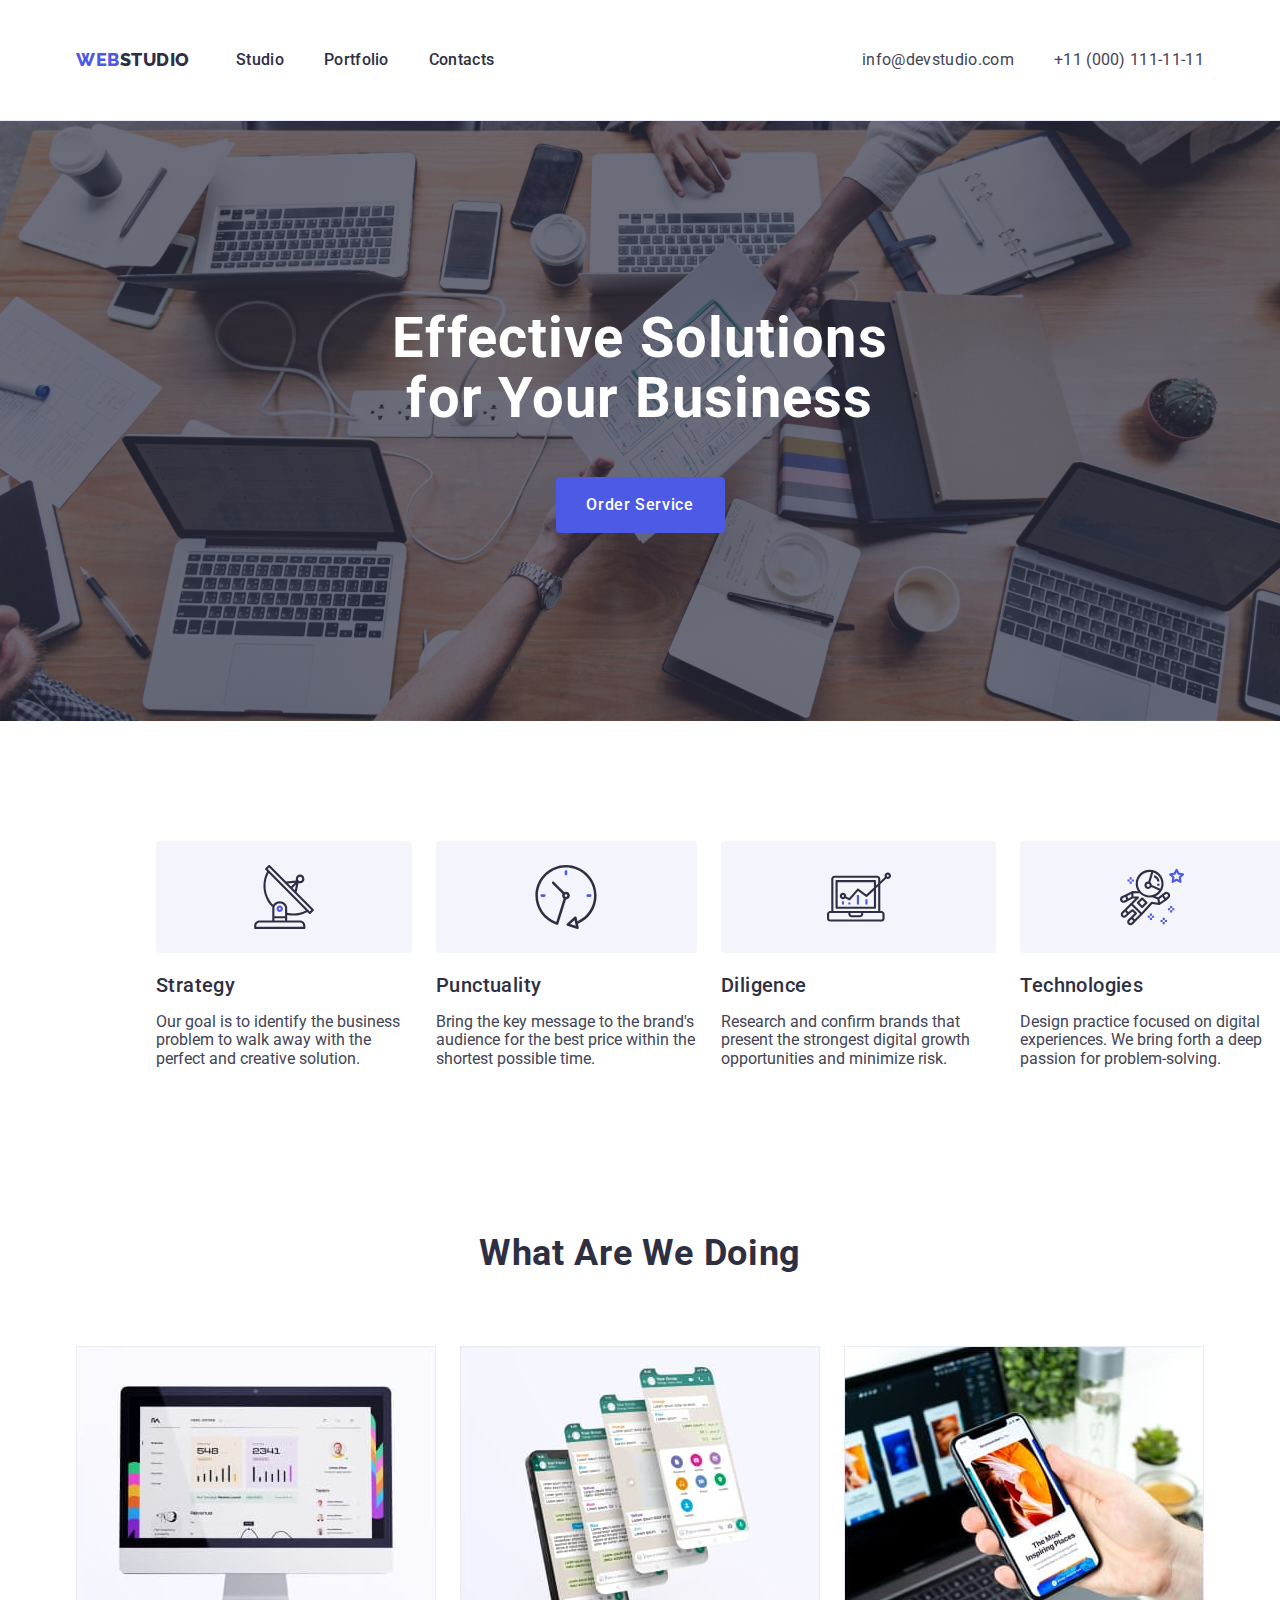
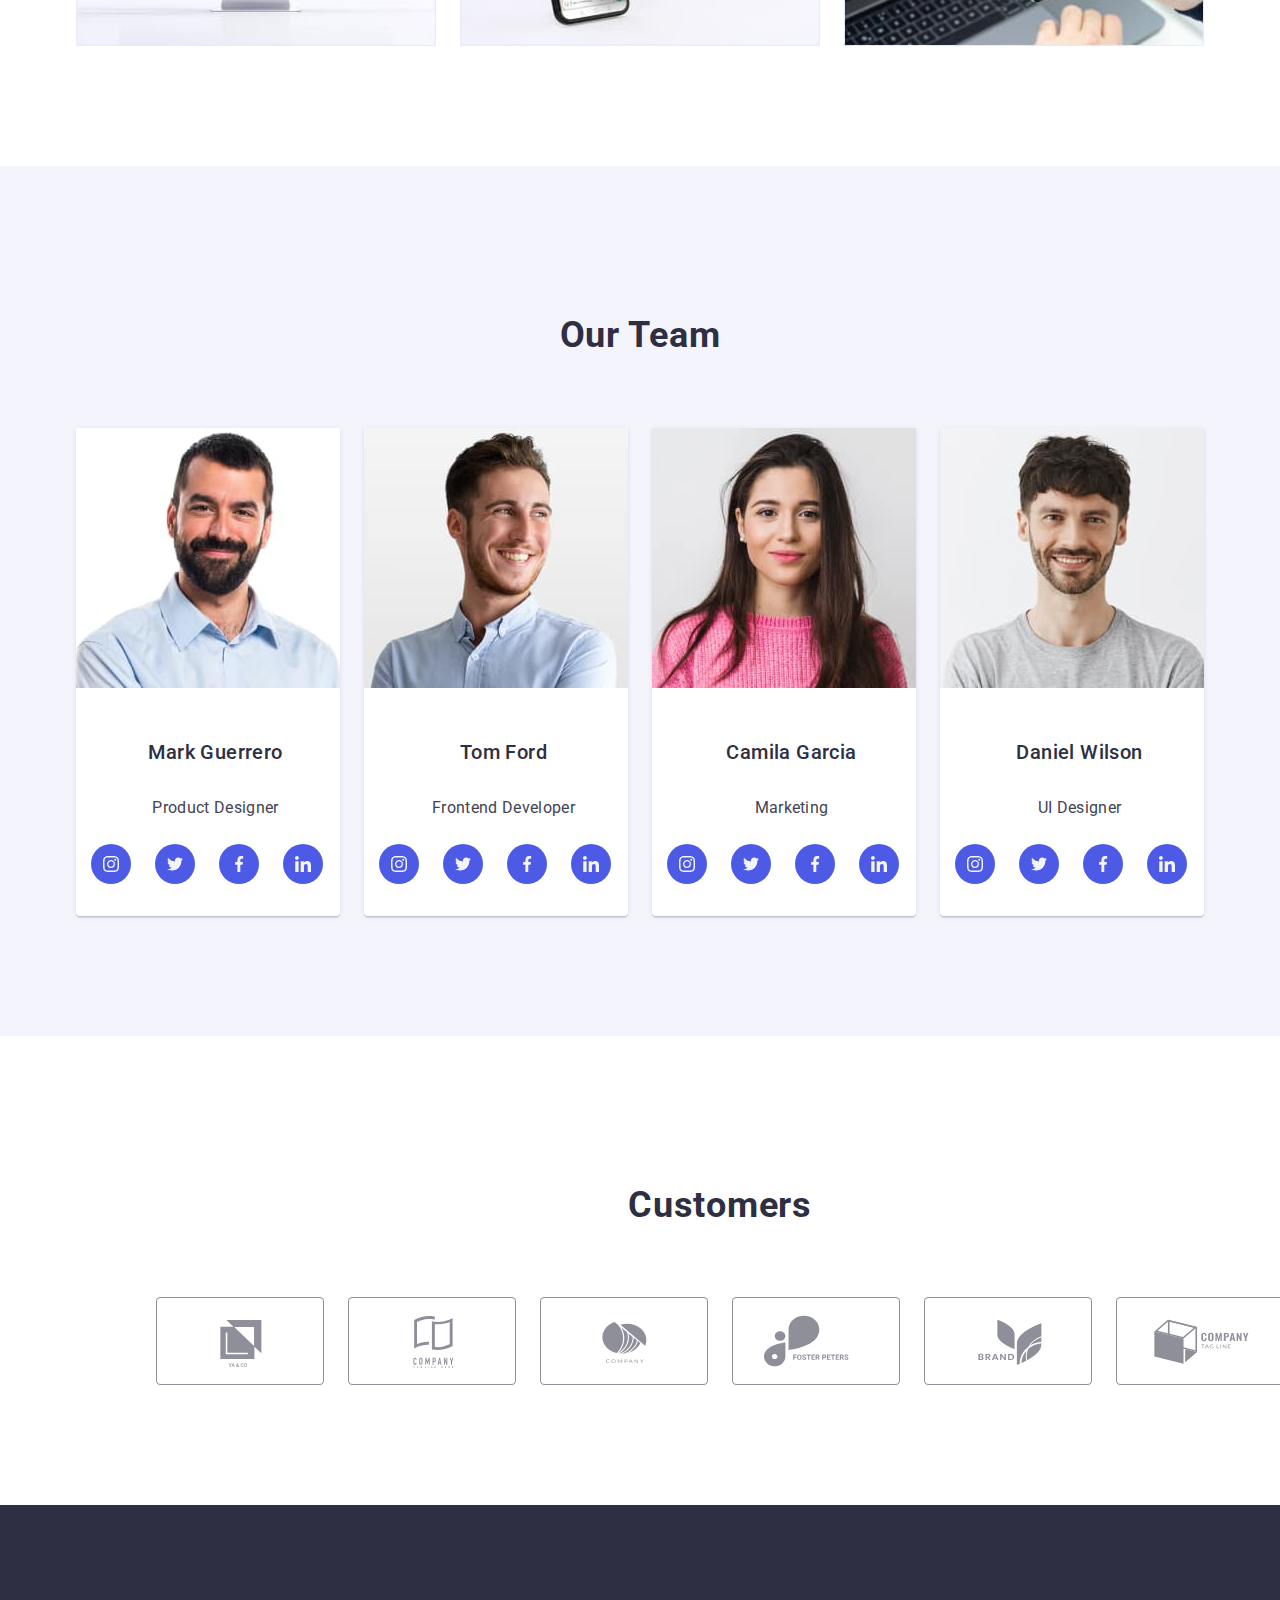
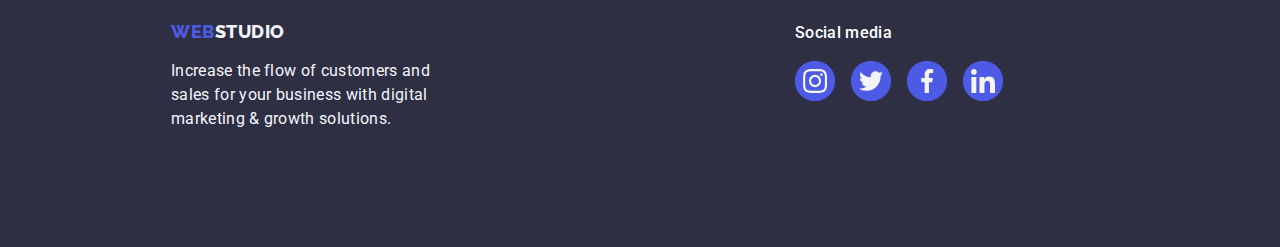
<file: index.html>
<!DOCTYPE html>
<html lang="en">
    <head>
    <meta charset="UTF-8">
    <meta name="viewport" content="width=device-width, initial-scale=1.0">    
    <link rel="preconnect" href="https://fonts.googleapis.com">
    <link rel="preconnect" href="https://fonts.gstatic.com" crossorigin>
    <link rel="stylesheet" href="https://cdnjs.cloudflare.com/ajax/libs/modern-normalize/2.0.0/modern-normalize.min.css">    
    <link href="https://fonts.googleapis.com/css2?family=Raleway:wght@700&family=Roboto:wght@400;500;700;900&display=swap" rel="stylesheet">
    <link rel="stylesheet" href="./css/styles.css">
    <title>Studio</title>
    </head>
    <body>
         <!--Antetul paginii-Top Line-->
         
            <header class="header-parent">
                <div class="header-div container">
                <!--Navbar Section-->
                <nav class="navbar-links">
                <a href="./index.html" class="link logo-header header-link">Web<span class="logo-studio">Studio</span></a>
                    <ul class="list navbar-studio-child">
                        <li><a href="./index.html" class="link navbar-studio">Studio</a></li>
                        <li><a href="./portfolio.html" class="link navbar-studio">Portfolio</a></li>
                        <li><a href="" class="link navbar-studio">Contacts</a></li>
                    </ul>                    
                </nav>
               <address class="list address-list">
                <ul class="list address-items">
                    <li><a href="mailto:info@devstudio.com" class="link address-contacts">info@devstudio.com</a></li>
                    <li><a href="tel:+110001111111" class="link address-contacts" >+11 (000) 111-11-11</a></li>
                </ul>
                 </address>
                </div>
            </header>
       

            <!--Continutul unic al paginii-->
            <main>
                <!--Hero Section -Section 1-->
                
                    <section class="section-one">
                    <div class="container">
                    <h1 class="hero-section-title">Effective Solutions for Your Business</h1>
                    <button type="button" class="order-service-button">Order Service</button>
                    </div>
                    </section>
                
                <!--Section 2 Strategy-Punctuality-Diligence-Technologies-->
                
                    <section class="list section-two-parent">
                        <div class="container">
                        <h2  class="visually-hidden">Strategy-Punctuality-Diligence-Technologies</h2>
                        <ul class="list section-two-list">
                            <li class="section-two-list-card">
                                <div class="section-two-card">
                                    <svg width="64" height="64" fill="none">
                                        <use href="./images/icons.svg#icon-antenna">
                                        </use>
                                    </svg>
                                </div>
                                <h3 class="section-two-titles">Strategy</h3>
                                <p class="section-four-index-paragraph-paragraph">Our goal is to identify the business problem to walk away with the perfect and creative solution.</p>
                            </li>
                            <li class="section-two-list-card">
                                <div class="section-two-card">
                                    <svg width="64" height="64">
                                        <use href="./images/icons.svg#icon-clock">
                                        </use>
                                    </svg>
                                </div>
                                <h3 class="section-two-titles">Punctuality</h3>
                                <p class="section-four-index-paragraph-paragraph">Bring the key message to the brand's audience for the best price within the shortest possible time.</p>
                            </li>
                        <li class="section-two-list-card">
                            <div class="section-two-card">
                                <svg width="64" height="64" >
                                    <use href="./images/icons.svg#icon-diagram">
                                    </use>
                                </svg>
                            </div>
                            <h3 class="section-two-titles">Diligence</h3>
                            <p class="section-four-index-paragraph-paragraph">Research and confirm brands that present the strongest digital growth opportunities and minimize risk.</p>
                        </li>
                            <li class="section-two-list-card">
                            <div class="section-two-card">
                                <svg width="64" height="64">
                                    <use href="./images/icons.svg#icon-astronaut">
                                    </use>
                                </svg>
                            </div>
                                <h3 class="section-two-titles">Technologies</h3>
                                <p class="section-four-index-paragraph-paragraph">Design practice focused on digital experiences. We bring forth a deep passion for problem-solving.</p>
                            </li>                       
                        </ul>
                        </div>
                    </section>
                
                  <!--Section 3-What Are We Doing-->
                  
                  <section class="list section-three-parent">
                    <div class="container">
                    <h2 class="three-section-title">What are we doing</h2>
                    <!--What Are We Doing Images-->                
                        <ul class="list section-three-cards">
                        <li class="section-three-card"><img src="./images/image1.jpg" alt="PC Desktop" width="360"></li>
                        <li class="section-three-card"><img src="./images/image2.jpg" alt="Multiplied Display's Phone" width="360"></li>
                        <li class="section-three-card"><img src="./images/image3.jpg" alt="A Laptop and Smartphone" width="360"></li>
                        </ul>
                    </div>
                  </section>
                  <!--Section 4-Our Team-->
                  
                <section class="list section-four-our-team">
                    <div class="container">
                  <h2 class="four-section-title">Our Team</h2>
                    <ul class="list four-section-cards">
                       <li class="our-team-img"><img src="./images/mark-guerrero.jpg" alt="Mark Guerrero Product Designer" width="264">
                          <div class="section-four-card">  
                        <h3 class="our-team-names">Mark Guerrero</h3>
                            <p class="section-four-index-paragraph">Product Designer</p>
                        <ul class="list our-team-media">
                             <li class="list-team-svg">
                                <a href="" class="link-media">
                                <svg width="16" height="16" class="svg-media">
                                    <use href="./images/icons.svg#icon-instagram">
                                    </use>
                                </svg>
                                 </a>
                            </li>
                            <li class="list-team-svg">
                                <a href="" class="link-media">
                                <svg width="16" height="16" class="svg-media">
                                    <use href="./images/icons.svg#icon-twitter">
                                    </use>
                                </svg>
                                </a>
                            </li>
                            <li class="list-team-svg">
                                <a href="" class="link-media">
                                <svg width="16" height="16" class="svg-media">
                                    <use href="./images/icons.svg#icon-facebook">
                                    </use>
                                </svg>
                                </a>
                            </li>
                            <li class="list-team-svg">
                                <a href="" class="link-media">
                                <svg width="16" height="16" class="svg-media">
                                    <use href="./images/icons.svg#icon-linkedin">
                                    </use>
                                </svg>
                                </a>
                            </li>
                        </ul>
                        </div>
                        </li>               
                        <li class="our-team-img"><img src="./images/tom-ford.jpg" alt="Tom Ford Frontend Developer" width="264">
                            <div class="section-four-card">  
                            <h3 class="our-team-names">Tom Ford</h3>
                            <p class="section-four-index-paragraph">Frontend Developer</p>
                            <ul class="list our-team-media">
                                <li class="list-team-svg">
                                   <a href="" class="link-media">
                                   <svg width="16" height="16" class="svg-media">
                                       <use href="./images/icons.svg#icon-instagram">
                                       </use>
                                   </svg>
                                    </a>
                               </li>
                               <li class="list-team-svg">
                                   <a href="" class="link-media">
                                   <svg width="16" height="16" class="svg-media">
                                       <use href="./images/icons.svg#icon-twitter">
                                       </use>
                                   </svg>
                                   </a>
                               </li>
                               <li class="list-team-svg">
                                   <a href="" class="link-media">
                                   <svg width="16" height="16" class="svg-media">
                                       <use href="./images/icons.svg#icon-facebook">
                                       </use>
                                   </svg>
                                   </a>
                               </li>
                               <li class="list-team-svg">
                                   <a href="" class="link-media">
                                   <svg width="16" height="16" class="svg-media">
                                       <use href="./images/icons.svg#icon-linkedin">
                                       </use>
                                   </svg>
                                   </a>
                               </li>
                           </ul>
                        </div>
                        </li>                       
                        <li class="our-team-img"><img src="./images/camila-garcia.jpg" alt="Camila Garcia Marketing" width="264">
                            <div class="section-four-card">
                            <h3 class="our-team-names">Camila Garcia</h3>
                            <p class="section-four-index-paragraph">Marketing</p>
                            <ul class="list our-team-media">
                                <li class="list-team-svg">
                                   <a href="" class="link-media">
                                   <svg width="16" height="16" class="svg-media">
                                       <use href="./images/icons.svg#icon-instagram">
                                       </use>
                                   </svg>
                                    </a>
                               </li>
                               <li class="list-team-svg">
                                   <a href="" class="link-media">
                                   <svg width="16" height="16" class="svg-media">
                                       <use href="./images/icons.svg#icon-twitter">
                                       </use>
                                   </svg>
                                   </a>
                               </li>
                               <li class="list-team-svg">
                                   <a href="" class="link-media">
                                   <svg width="16" height="16" class="svg-media">
                                       <use href="./images/icons.svg#icon-facebook">
                                       </use>
                                   </svg>
                                   </a>
                               </li>
                               <li class="list-team-svg">
                                   <a href="" class="link-media">
                                   <svg width="16" height="16" class="svg-media">
                                       <use href="./images/icons.svg#icon-linkedin">
                                       </use>
                                   </svg>
                                   </a>
                               </li>
                           </ul>
                            </div>
                        </li>
                        <li class="our-team-img"><img src="./images/daniel-wilson.jpg" alt="Daniel Wilson UI Designer" width="264">
                            <div class="section-four-card">
                            <h3 class="our-team-names">Daniel Wilson</h3>
                            <p class="section-four-index-paragraph">UI Designer</p>
                            <ul class="list our-team-media">
                                <li class="list-team-svg">
                                   <a href="" class="link-media">
                                   <svg width="16" height="16" class="svg-media">
                                       <use href="./images/icons.svg#icon-instagram">
                                       </use>
                                   </svg>
                                    </a>
                               </li>
                               <li class="list-team-svg">
                                   <a href="" class="link-media">
                                   <svg width="16" height="16" class="svg-media">
                                       <use href="./images/icons.svg#icon-twitter">
                                       </use>
                                   </svg>
                                   </a>
                               </li>
                               <li class="list-team-svg">
                                   <a href="" class="link-media">
                                   <svg width="16" height="16" class="svg-media">
                                       <use href="./images/icons.svg#icon-facebook">
                                       </use>
                                   </svg>
                                   </a>
                               </li>
                               <li class="list-team-svg">
                                   <a href="" class="link-media">
                                   <svg width="16" height="16" class="svg-media">
                                       <use href="./images/icons.svg#icon-linkedin">
                                       </use>
                                   </svg>
                                   </a>
                               </li>                     
                            </ul>
                        </div>
                    </ul>
                    </div>                     
                </section>          
                    <!--Section 5 -Customers -->

                <section class="section-five-parent">
                    <div class="container">
                    <h2 class="customers-title"> Customers</h2>
                    <ul class="list section-five-items">
                    <li class="section-five-item">
                        <a href="" class="the-six-elm">
                        <svg width="104" height="56" class="six-svg">
                            <use href="./images/icons.svg#icon-logo-client1">
                            </use>
                        </svg>
                        </a>
                    </li>
                    <li class="section-five-item">
                        <a href="" class="the-six-elm">
                        <svg width="104" height="56" class="six-svg">
                            <use href="./images/icons.svg#icon-logo-client2">
                            </use>
                        </svg>
                        </a>
                    </li>
                    <li class="section-five-item">
                        <a href="" class="the-six-elm">
                        <svg width="104" height="56" class="six-svg">
                            <use href="./images/icons.svg#icon-logo-client3">
                            </use>
                        </svg>
                        </a>
                    </li>
                    <li class="section-five-item">
                        <a href="" class="the-six-elm">
                        <svg width="104" height="56" class="six-svg">
                            <use href="./images/icons.svg#icon-logo-client4">
                            </use>
                        </svg>
                        </a>
                    </li>
                    <li class="section-five-item">
                        <a href="" class="the-six-elm">
                        <svg width="104" height="56" class="six-svg">
                            <use href="./images/icons.svg#icon-logo-client5">
                            </use>
                        </svg>
                        </a>
                    </li>
                    <li class="section-five-item">
                        <a href="" class="the-six-elm">
                        <svg width="104" height="56" class="six-svg">
                            <use href="./images/icons.svg#icon-logo-client6">
                            </use>
                        </svg>
                        </a>
                    </li>
                        </ul>
                    </div>         

                </section>
            </main>
            <!--Subsolul Paginii-->
            
            <footer class="general-footer">
            <div class="container footer-divs">
                <div class="container child-div-footer">
                <a href="./index.html" class="logo-of-footer link">Web<span class="studio-span">Studio</span></a>
                <p class="footer-paragraph">Increase the flow of customers and sales for your business with digital marketing & growth solutions.</p>
                </div>
                <div class="container">
                    <p class="social-media-paragraph">Social media</p>
                    <ul class="list social-media-icons">
                        <li class="social-media-icon">
                            <a href="" class="social-media-link">
                            <svg width="24" height="24" class="footer-svg">
                                <use href="./images/icons.svg#icon-instagram">
                                </use>
                            </svg>
                            </a>
                        </li>
                        <li class="social-media-icon">
                            <a href="" class="social-media-link">
                            <svg width="24" height="24" class="footer-svg">
                                <use href="./images/icons.svg#icon-twitter">
                                </use>
                            </svg>
                            </a>
                        </li>
                        <li class="social-media-icon">
                            <a href="" class="social-media-link">
                            <svg width="24" height="24" class="footer-svg">
                                <use href="./images/icons.svg#icon-facebook">
                                </use>
                            </svg>
                            </a>
                        </li>
                        <li class="social-media-icon">
                            <a href="" class="social-media-link">
                            <svg width="24" height="24" class="footer-svg">
                                <use href="./images/icons.svg#icon-linkedin">
                                </use>
                            </svg>
                            </a>
                        </li>
                    </ul> 

                </div>
            </div>
            </footer>
        </body>
</html>
</file>
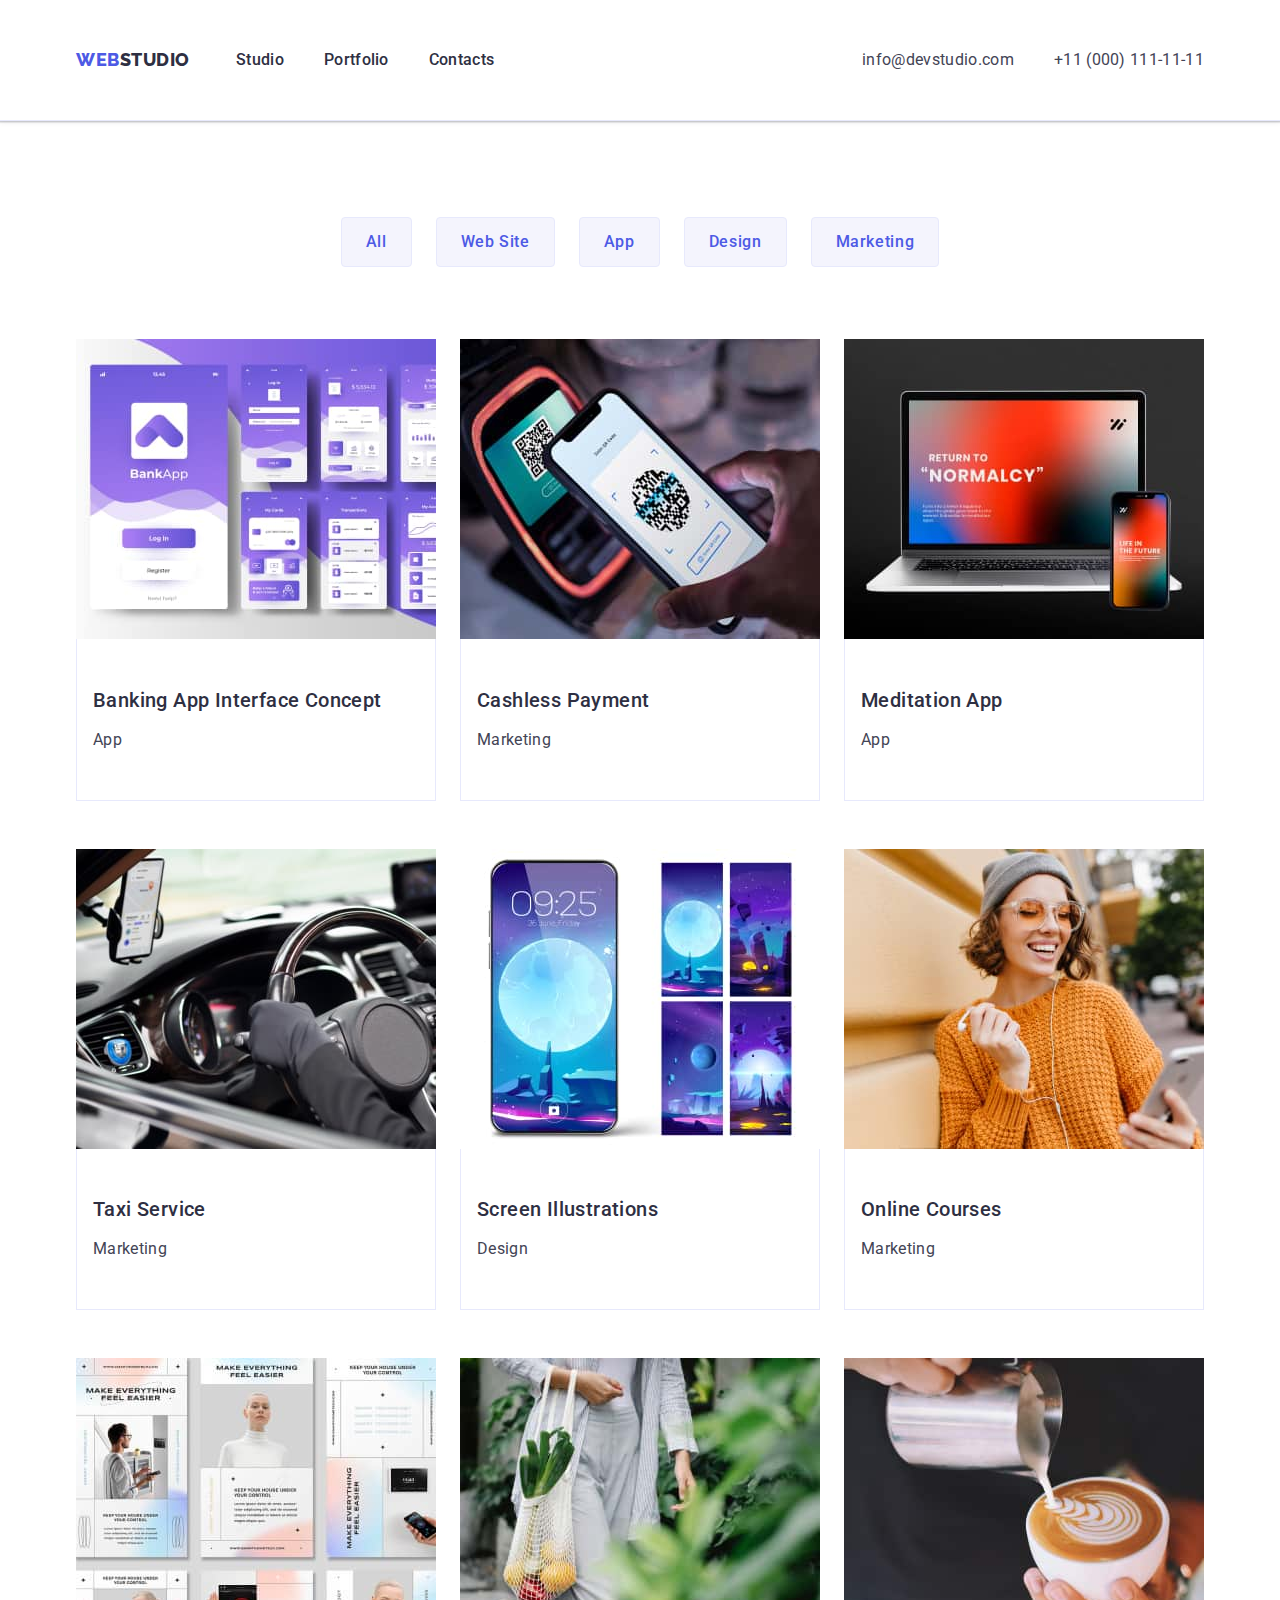
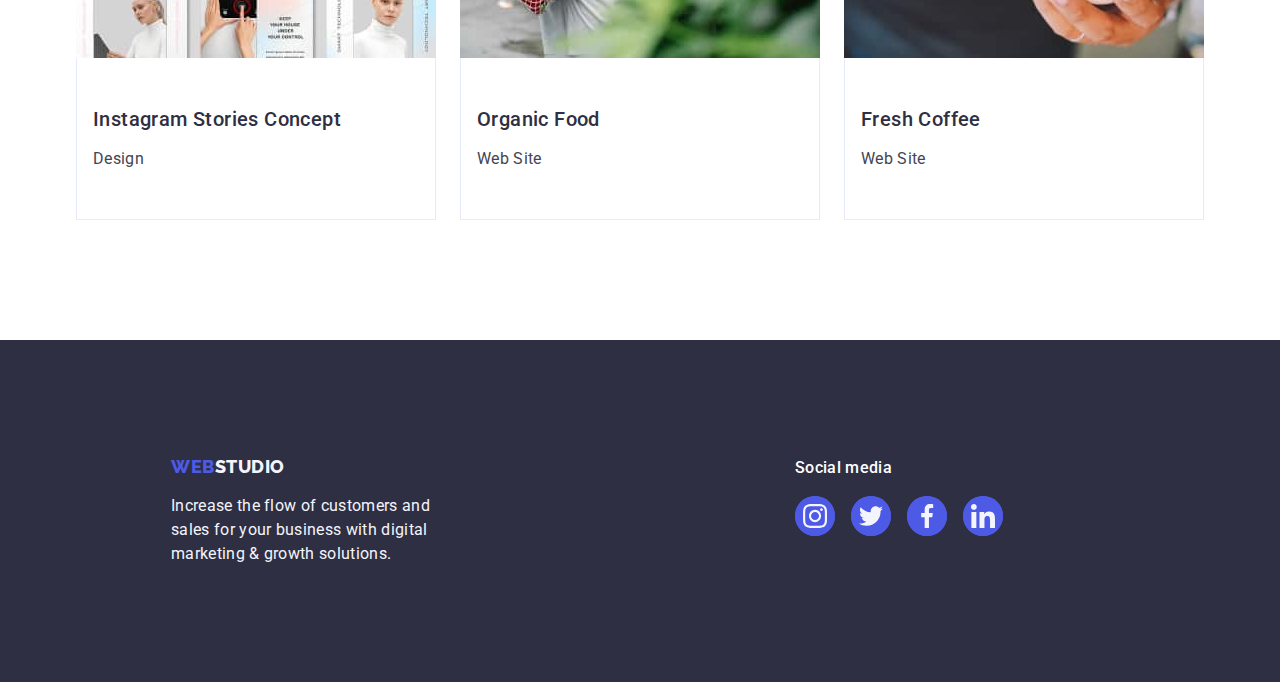
<file: portfolio.html>
<!DOCTYPE html>
<html lang="en">
<head>
    <meta charset="UTF-8">
    <meta name="viewport" content="width=device-width, initial-scale=1.0">    
    <link rel="preconnect" href="https://fonts.googleapis.com">
    <link rel="preconnect" href="https://fonts.gstatic.com" crossorigin>
    <link rel="stylesheet" href="https://cdnjs.cloudflare.com/ajax/libs/modern-normalize/2.0.0/modern-normalize.min.css">
    <link href="https://fonts.googleapis.com/css2?family=Raleway:wght@700&family=Roboto:wght@400;500;700;900&display=swap" rel="stylesheet">
    <link rel="stylesheet" href="./css/styles.css">
    <title>Portfolio</title>
</head>
<body>
    <!--Antetul paginii Portfolio-->
    <header class="header-parent">
        <div class="header-div container">
        <!--Navbar Section-->
        <nav class="navbar-links">
        <a href="./index.html" class="link logo-header header-link">Web<span class="logo-studio">Studio</span></a>
            <ul class="list navbar-studio-child">
                <li><a href="./index.html" class="link navbar-studio">Studio</a></li>
                <li><a href="./portfolio.html" class="link navbar-studio">Portfolio</a></li>
                <li><a href="" class="link navbar-studio">Contacts</a></li>
            </ul>                    
        </nav>
       <address class="list address-list">
        <ul class="list address-items">
            <li><a href="mailto:info@devstudio.com" class="link address-contacts">info@devstudio.com</a></li>
            <li><a href="tel:+110001111111" class="link address-contacts" >+11 (000) 111-11-11</a></li>
        </ul>
         </address>
        </div>
    </header>
    <!--Continutul unic al paginii Portfolio-->
    <main>
        <!--Sectiuni-->
        
        <section class="list-style section-main">
        <div class="container">
        <h1 class="visually-hidden">Banking Cashless Meditation Apps</h1>
        <!--Filters Section-->
            <!--Butoane-->
            <ul class="list button-items">
                <li> <button type="button" class="all-filter-button ">All</button></li>
                <li> <button type="button" class="all-filter-button">Web Site</button></li>
                <li> <button type="button" class="all-filter-button">App</button></li>
                <li> <button type="button" class="all-filter-button">Design</button></li>
                <li> <button type="button" class="all-filter-button">Marketing</button></li>                
        <!--Row 1 Section with Banking-Cashless-Meditation App-->
            </ul>

            <ul class="list grid-cards">
                <li class="grid-card">
                    <a href="" class="link link-cards">
                    <img src="./images/banking-app.jpg" alt="Bank's App Interface" width="360">
                    <div class="grid-div" >
                    <h2 class="portfolio-titles">Banking App Interface Concept</h2>
                    <p class="portfolio-pharagraphs">App</p>
                    </div>
                    </a>
                </li>
                <li class="grid-card"> 
                    <a href="" class="link link-cards">
                    <img src="./images/cashless-payment.jpg" alt="Paying by phone" width="360">
                    <div class="grid-div">
                        <h2 class="portfolio-titles">Cashless Payment</h2>
                        <p class="portfolio-pharagraphs">Marketing</p>
                    </div>
                    </a>
                </li>
                <li class="grid-card"> 
                    <a href="" class="link link-cards">
                    <img src="./images/meditation-app.jpg" alt="Laptop and phone with a meditation app" width="360">
                    <div class="grid-div">
                        <h2 class="portfolio-titles">Meditation App</h2>
                        <p class="portfolio-pharagraphs">App</p>
                    </div>
                    </a>
                </li>
        <!--Row 2 Section with Taxi-Scren Ilustration-Online Courses-->
                <li class="grid-card">
                    <a href="" class="link link-cards">
                    <img src="./images/taxi-service.jpg" alt="Taxi Services App " width="360">
                    <div class="grid-div">
                        <h2 class="portfolio-titles">Taxi Service</h2>
                        <p class="portfolio-pharagraphs">Marketing</p>
                     </div>
                    </a>
                </li>
                <li class="grid-card"> 
                    <a href="" class="link link-cards">
                    <img src="./images/screen-illustration.jpg" alt="Different themes of phone's screen" width="360">
                    <div class="grid-div">
                    <h2 class="portfolio-titles">Screen Illustrations</h2>
                    <p class="portfolio-pharagraphs">Design</p>
                    </div>
                    </a>
                </li>
                <li class="grid-card">
                    <a href="" class="link link-cards">
                    <img src="./images/online-courses.jpg" alt="Girl at online course" width="360">
                    <div class="grid-div">
                        <h2 class="portfolio-titles">Online Courses</h2>
                        <p class="portfolio-pharagraphs">Marketing</p>
                    </div>
                    </a>
                </li>
            <!--Row 3 Section with Instagram food-Organic Food and Fresh Coffee-->
                <li class="grid-card">
                    <a href="" class="link link-cards">
                    <img src="./images/instagram-stories.jpg" alt="Man or woman using the technology" width="360">
                    <div class="grid-div">
                    <h2 class="portfolio-titles">Instagram Stories Concept</h2>
                    <p class="portfolio-pharagraphs">Design</p>
                    </div>
                    </a>
                </li>
                <li class="grid-card">
                    <a href="" class="link link-cards">
                    <img src="./images/organic-food.jpg" alt="Bag with fresh vegetables" width="360">
                    <div class="grid-div">
                        <h2 class="portfolio-titles">Organic Food</h2>
                        <p class="portfolio-pharagraphs">Web Site</p>
                    </div>
                    </a>
                </li>
                <li class="grid-card">
                    <a href="" class="link link-cards">
                    <img src="./images/fresh-coffee.jpg" alt="A cup of coffe made by barista" width="360">
                    <div class="grid-div">
                    <h2 class="portfolio-titles">Fresh Coffee</h2>
                    <p class="portfolio-pharagraphs">Web Site</p>
                    </div>
                    </a>
                </li>
            </ul>
        </div>    
        </section>
    </main>
    <!--Footerul Paginii Portfolio-->
    <footer class="general-footer">
        <div class="container footer-divs">
            <div class="container child-div-footer">
            <a href="./index.html" class="logo-of-footer link">Web<span class="studio-span">Studio</span></a>
            <p class="footer-paragraph">Increase the flow of customers and sales for your business with digital marketing & growth solutions.</p>
            </div>
            <div class="container">
                <p class="social-media-paragraph">Social media</p>
                <ul class="list social-media-icons">
                    <li class="social-media-icon">
                        <a href="" class="social-media-link">
                        <svg width="24" height="24" class="footer-svg">
                            <use href="./images/icons.svg#icon-instagram">
                            </use>
                        </svg>
                        </a>
                    </li>
                    <li class="social-media-icon">
                        <a href="" class="social-media-link">
                        <svg width="24" height="24" class="footer-svg">
                            <use href="./images/icons.svg#icon-twitter">
                            </use>
                        </svg>
                        </a>
                    </li>
                    <li class="social-media-icon">
                        <a href="" class="social-media-link">
                        <svg width="24" height="24" class="footer-svg">
                            <use href="./images/icons.svg#icon-facebook">
                            </use>
                        </svg>
                        </a>
                    </li>
                    <li class="social-media-icon">
                        <a href="" class="social-media-link">
                        <svg width="24" height="24" class="footer-svg">
                            <use href="./images/icons.svg#icon-linkedin">
                            </use>
                        </svg>
                        </a>
                    </li>
                </ul> 

            </div>
        </div>
        </footer>
</body>
</html>
</file>
<file: css/styles.css>
:root {
    --white-color: #FFFFFF;
    --navy-color: #2E2F42;
    --iris-color: #4D5AE5;
    --ocean-color: #404BBF;
    --cloud-color: #F4F4FD;
    --background-color: #FFFFFFFF;
    --slate-color: #434455;
    --cornflower-color: #E7E9FC;
    --grey-color: #2E2F42B2;
        }
/*Global Styles*/
body {
    font-family: 'Roboto', sans-serif;
    color:  #434455;
    background-color:var(--background-color);
}
.link {
    text-decoration: none;
    display: block;
  }
  .list {
    list-style: none;
    padding: 0;
    margin: 0;
  }
  .container {
    width: 1158px;
    margin: 0 auto;
    padding: 0 15px;
  }
  .visually-hidden {
    position: absolute;
    left: -10000px;
    width: 1px;
    height: 1px;
    margin: -1px;
    border: 0;
    padding: 0;
    white-space: nowrap;
    clip-path: inset(100%);
    clip: rect(0 0 0 0);
    overflow: hidden;
  }
  img {
    display: block;
  }
/*Classes*/
/*Link Clases*/
/*Studio Header*/
.navbar-studio {
    text-decoration: none;
    font-family: Roboto;
    font-size: 16px;
    font-weight: 500;
    line-height: 1.5; /* 150% */
    letter-spacing: 0.32px;
    color: var(--navy-color);
}
.navbar-studio:hover, .navbar-studio:focus{
    color: var(--ocean-color);
}
.navbar-studio-child {
display: flex;
flex-direction: row;
gap: 40px;
margin: 0;
}
.navbar-links {
    display: flex;
    flex-direction: row;
    align-items: center;
    gap: 40px;
}
.logo-header {
    text-decoration: none;
    font-family: 'Raleway',sans-serif;
    color:var(--iris-color);
    font-weight: 800;
    font-size: 18px;
    line-height: 1.17;
    text-transform: uppercase;
    width: 44px;
    margin-right: 76px;
    letter-spacing: 0.03em;
}
.logo-header:hover,
.logo-header:focus {
    color: var(--ocean-color);
}
.header-link {
    padding: 24px 0;
}
.logo-studio {
    color: var(--navy-color);
    font-family: Raleway;
    font-size: 18px;
    font-style: normal;
    font-weight: 800;
    line-height: 1.17; /* 116.667% */
    letter-spacing: 0.54px;
    text-transform: uppercase;
    width: 71px;
}
.header-parent {
    border-bottom: 1px solid var(--cornflower-color);
    box-shadow: 0px 1px 6px 0px rgba(46, 47, 66, 0.08), 0px 1px 1px 0px rgba(46, 47, 66, 0.16), 0px 2px 1px 0px rgba(46, 47, 66, 0.08);
}
.header-div {
    display: flex;
    justify-content: space-between;
   }
.address-list {
    font-style: normal;
        }
.address-contacts {
    text-decoration: none;
    color: var(--slate-color);
    font-weight: 400;
    font-size: 16px;
    line-height: 1.5;
    letter-spacing: 0.32px;
    font-style: normal;
    padding: 24px 0;
}
.address-contacts:hover,
.address-contacts:focus {
    color: var(--ocean-color);
}
.address-items {
    display: flex;
    flex-direction: row;
    gap: 40px;
    padding: 24px 0;
}
/*Studio Footer*/
.general-footer {
background-color: var(--navy-color);
padding: 100px 0px;
width: 1440px;
}
.double-div-footer {
    display: flex;
}
.logo-of-footer {
    text-decoration: none;
    font-family: 'Raleway',sans-serif;
    color:var(--iris-color);
    font-weight: 800;
    font-size: 18px;
    letter-spacing: 0.54px;
    line-height: 1.17;
    text-transform: uppercase;
    background-color: var(--navy-color);
    display: inline-block;
    margin-bottom: 16px;
}
.child-div-footer {
    margin-right: 120px;
}
.studio-span {
color: var(--cloud-color);
font-family: Raleway;
font-size: 18px;
font-weight: 800;
line-height: 1.16;
letter-spacing: 0.54px;
text-transform: uppercase;
width: 71px;
}
.footer-paragraph {
    color: #F4F4FD;
    font-weight: 400;
    font-size: 16px;
    font-style: normal;
    line-height: 1.5;
    letter-spacing: 0.32px;
    background-color: var(--navy-color);
    max-width: 264px;
    margin-top: auto;
    margin-bottom: 16px;
    }
.social-media-paragraph {
color: var(--white-color);
font-size: 16px;
font-style: normal;
font-weight: 500;
line-height: 150%; /* 150% */
letter-spacing: 0.32px;
margin-bottom: 16px;
}
.footer-divs {
    display: flex;
    align-items: baseline;
}
.social-media-icons {
    display: flex;
    gap: 16px;
    fill: var(--white-color);
}
.social-media-icon {
    background-color: var(--iris-color);
    width: 40px;
    height: 40px;
    display: flex;
    justify-content: center;
    align-items: center;
    border-radius: 50%;
}
.social-media-link {
    width: 100%;
    height: 100%;
    background-color: var(--iris-color);
    border-radius: 50%;
    display: flex;
    justify-content: center;
    align-items: center;

}
.social-media-link:hover, .social-media-link:focus {
    background-color: #31d0aa;
}
.footer-svg {
    fill: var(--cloud-color);
}
/*Buttons*/
/*Index buttons*/
/* Titles Styles*/
.hero-section-title {
    color: var(--white-color);
    font-size: 56px;
    font-weight: 700;
    line-height: 1.07;
    letter-spacing: 1.12px;
    max-width: 496px;
    text-align: center;
    margin: 0 auto;
    margin-bottom: 48px;

    }
    .order-service-button {
        background-color: var(--iris-color);
        color:var(--white-color);
        font-weight: 500;
        font-size: 16px;
        font-family:'Roboto',sans-serif;
        line-height: 1.5;
        letter-spacing: 0.64px;
        display: block;
        min-width: 169px;
        height: 56px;
        border: none;
        cursor: pointer;
        border-radius: 4px;
        margin: 0 auto;
        }
    .order-service-button:hover,
    .order-service-button:focus{
    color: var(--white-color);
    background-color: var(--ocean-color);
    }
/* Section One Hero Section*/
.section-one {
    background-image: linear-gradient(rgba(46, 47, 66, 0.70),rgba(46, 47, 66, 0.70)) , url(../images/people-office-bg.jpg);    
    background-repeat: no-repeat;
    background-position: center;
    background-size: cover;
    max-width: 1440px;    
    color:var(--white-color);
    padding-top: 188px;
    padding-bottom: 188px;
    text-align: center;
    flex-grow: 1;
}
/* Section Two-Strategy-Punctuality...*/
.section-two-parent {
    padding: 120px 0;
    width: 1440px;
}
.section-two-titles {
    color: var(--navy-color);
    font-weight: 500;
    font-size: 20px;
    line-height: 1.2;
    letter-spacing: 0.4px;
    font-style: normal;
    margin-bottom: 8px;
}
.section-two-list {
    display: flex;
    flex-direction: row;
    gap: 24px;
}
.section-two-list-card {
    width: calc((100%-72px)/4);
}
.section-two-card {
    display: flex;
    align-items: center;
    justify-content: center;
    height: 112px;
    background-color: var(--cloud-color);
    border-radius: 4px;
    margin-bottom: 8px;
    
}
    /*What are we doing */
.three-section-title {
    font-weight: 700;
    font-size: 36px;
    color:var(--navy-color);
    line-height: 1.11;
    letter-spacing: 0.72px;
    text-transform: capitalize;
    margin-bottom: 72px;
    text-align: center;
}
    .section-three-parent {
        padding-bottom: 120px;
        display: flex;
        flex-direction: column;
        align-items: center;
       }
       .section-three-cards {
        display: flex;
        flex-direction: row;
        gap: 24px;
    }
    .section-three-card {
        width: 360px;
        width: calc((100%-48px)/3);
        /*((100%-48)/3);*/
    }
/*Our Team -Section Four*/
.four-section-title {
    text-align: center;
    color: var(--navy-color);
    font-weight: 700;
    font-size: 36px;
    font-style: normal;
    line-height: 1.11;
    letter-spacing: 0.72px;
    text-transform: capitalize;
    margin-bottom: 72px;
}

.section-four-parent {
    display: flex;
    flex-direction: row;
    align-items: center;
    height: 2592px;
}
.section-four-our-team {
    background-color: var(--cloud-color);
    padding: 120px 0;
}
.section-four-element {
    background-color: var(--background-color);
}
.four-section-cards {
    display: flex;
    flex-direction: row;
    justify-content: center;
    gap: 24px;
}
.section-four-card {
    padding-top: 32px;
    padding-bottom: 32px;
    display: flex;
    flex-direction: column;
    gap: 8px;
    margin-left: 15px;
}
.our-team-names {
    color: var(--navy-color);
    font-weight: 500;
    font-size: 20px;
    line-height: 1.2;
    letter-spacing: 0.4px;
    background-color: var(--background-color);
    text-align: center;
    margin-bottom: 8px;
}
.our-team-img {
    background-color: var(--background-color);
    border-radius: 0px 0px 4px 4px;
    box-shadow: 0px 1px 6px rgba(46, 47, 66, 0.08), 0px 1px 1px rgba(46, 47, 66, 0.16), 0px 2px 1px rgba(46, 47, 66, 0.08);
}
.our-team-media {
    display: flex;
    gap: 24px;
    padding-left: 0;
}
.list-team-svg {
    width: 40px;
    height: 40px;
    fill: var(--cloud-color);
}
.link-media {
    width: 100%;
    height: 100%;
    background-color: var(--iris-color);
    border-radius: 50%;
    display: flex;
    align-items: center;
    justify-content: center;

}
.link-media:hover, .link-media:focus {
    background-color: var(--ocean-color);
}
.svg-media {
       fill: var(--cloud-color);
}

/* Section 5 Customers */
.section-five-parent {
    width: 1440px;
    padding-top: 120px;
    padding-bottom: 120px;
}
.customers-title {
margin-bottom: 72px;
font-size: 36px;
font-weight: 700;
line-height: 111.11%; /* 111.111% */
letter-spacing: 0.72px;
text-transform: capitalize;
text-align: center;
color: var(--navy-color);

}
.section-five-items {
    display: flex;
    gap: 24px;

   }
.section-five-item {
    width: calc((100% - 120px) / 6);
    height: 88px;
}
.section-five-items {
   padding: 120 0;
}
.the-six-elm {
    width: 100%;
    height: 100%;
    border: 1px solid #8E8F99;
    border-radius: 4px;
    display: flex;
    align-items: center;
    justify-content: center;
    color: #8E8F99;
}
.the-six-elm:hover, .the-six-elm:focus {
    color: var(--ocean-color);
    border-color: var(--ocean-color);
}
.six-svg {
    fill: currentColor;
}

/* Portfolio buttons*/
.all-filter-button {
    font-family: 'Roboto',sans-serif;
    background-color: var(--cloud-color);
    color: var(--iris-color);
    font-weight: 500;
    font-size: 16px;
    text-align: center;
    line-height: 1.5;
    letter-spacing: 0.64px;
    padding: 12px 24px;
    border-radius: 4px ;
    border: 1px solid var(--cornflower-color);
   }
.all-filter-button:hover, .all-filter-button:focus {
    color: var(--white-color);
    cursor: pointer;
    background-color: var(--ocean-color);
    border: 1px solid transparent;
    box-shadow: 0px 2px 2px 0px rgba(0, 0, 0, 0.12), 0px 2px 1px 0px rgba(0, 0, 0, 0.08), 0px 3px 1px 0px rgba(0, 0, 0, 0.10);
}.section-main {
    padding-top: 96px;
    padding-bottom: 120px;
}
.button-items {
    display: flex;
    flex-direction: row;
    justify-content: center;
    gap: 24px;
    margin-bottom: 72px;
}
.portfolio-titles {
    font-size: 20px;
    font-style: normal;
    font-weight: 500;
    line-height: 1.2;
    letter-spacing: 0.4px;
    color: var(--navy-color);
    margin-bottom: 8px;
}
.link-cards {
    display: block;
}
.link-cards:hover, .link-cards:focus {
    box-shadow: 0px 1px 6px rgba(46, 47, 66, 0.08), 0px 1px 1px rgba(46, 47, 66, 0.16), 0px 2px 1px rgba(46, 47, 66, 0.08);
}
/*Paragraph Syles*/
.section-four-index-paragraph {
    font-weight: 400;
    font-style: normal;
    font-size: 16px;
    line-height: 1.5;
    letter-spacing: 0.32px;
    text-align: center;
}
.portfolio-pharagraphs {
    font-size: 16px;
    font-style: normal;
    font-weight: 400;
    line-height: 1.5;
    letter-spacing: 0.32px;
    color: var(--slate-color);
}
.grid-cards {
    display: flex;
    flex-wrap: wrap;
    column-gap: 24px;
    row-gap: 48px;
}
.grid-card {
    flex-basis: calc((100%-48px)/3);
}
.grid-div {
    padding: 32px 16px;
    border: 1px solid var(--cornflower-color);
    border-top: none;
}
</file>
